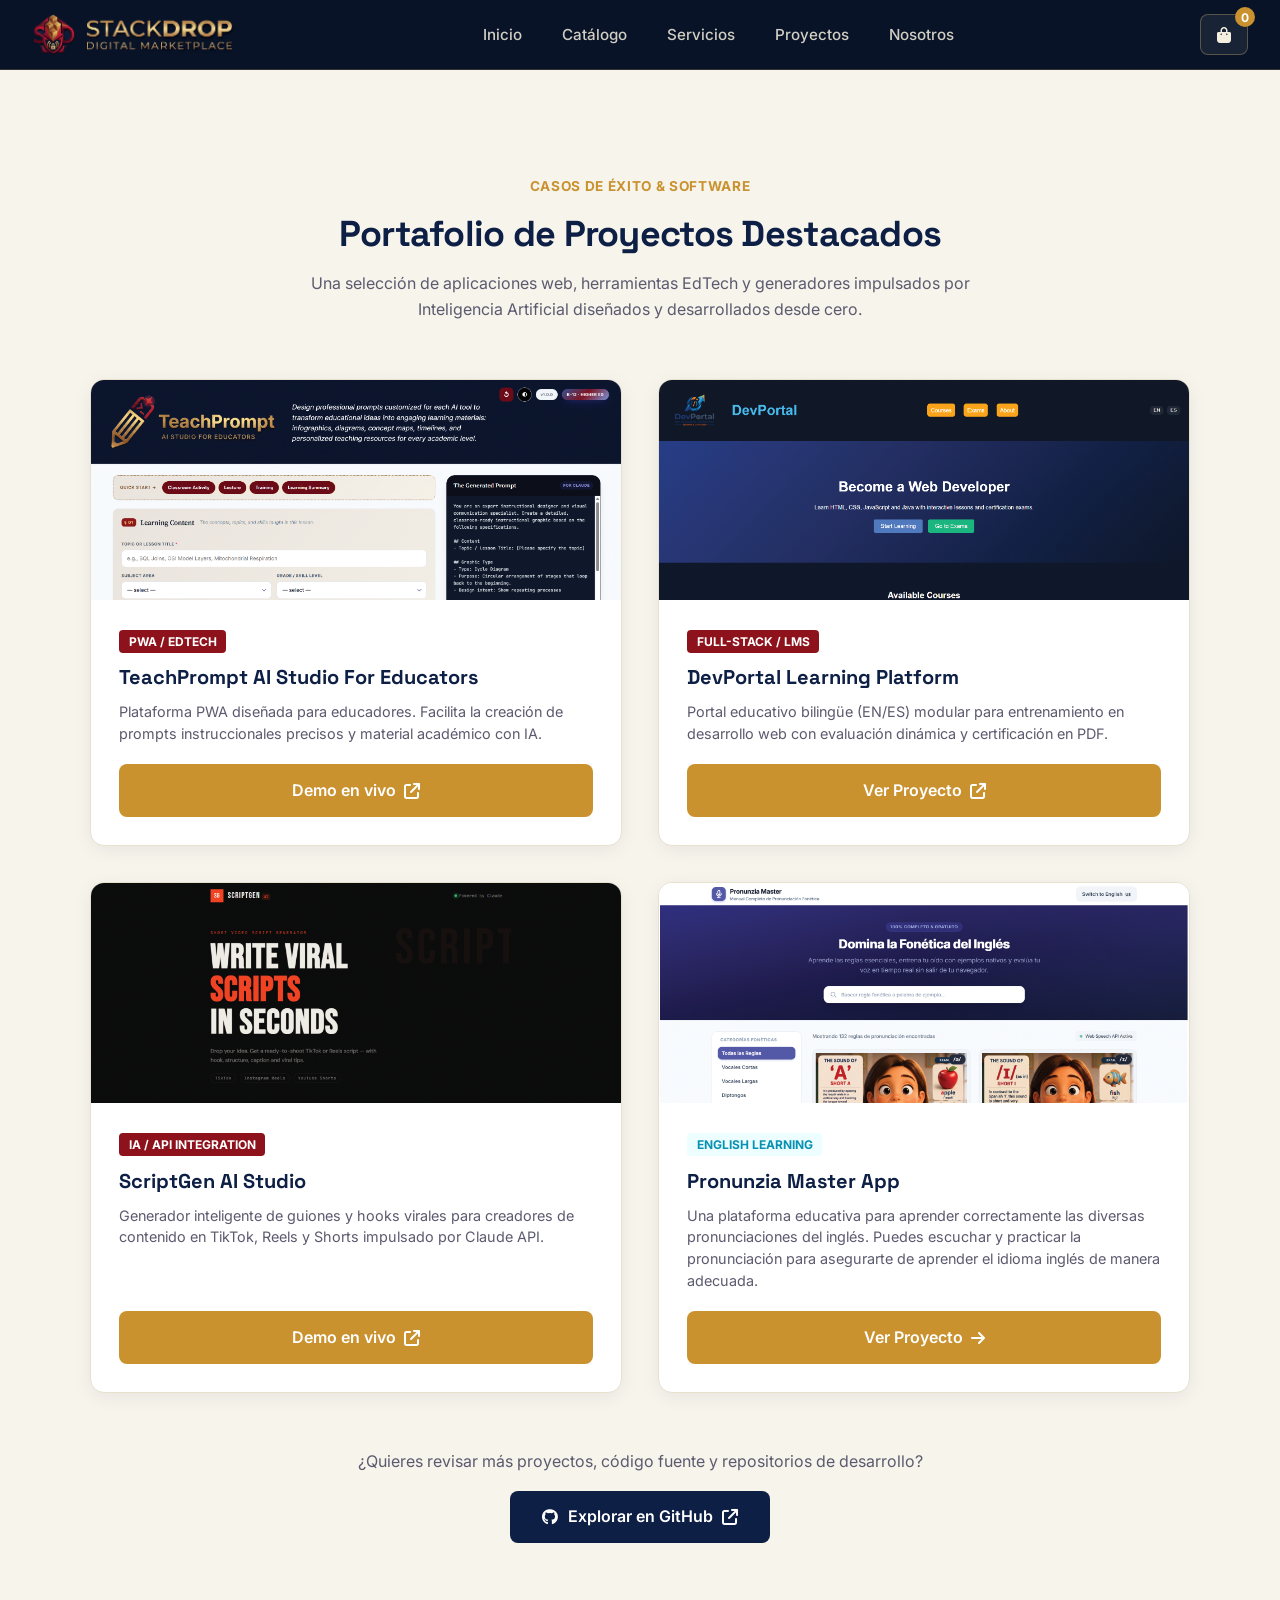
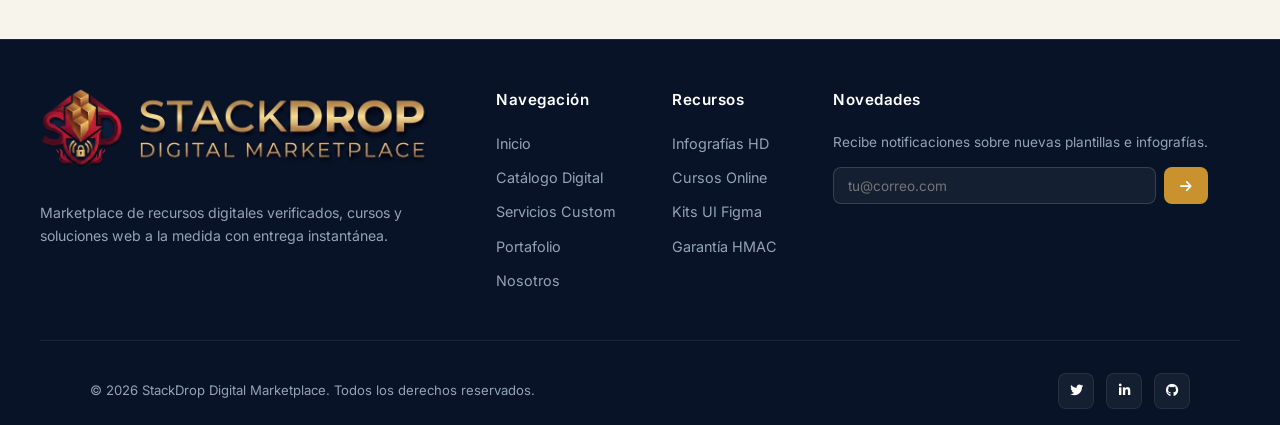
<file: proyectos.html>
<!DOCTYPE html>
<html lang="es">
	<head>
		<meta charset="UTF-8">
		<meta name="viewport" content="width=device-width, initial-scale=1.0">
		<title>Proyectos & Portafolio | StackDrop</title>
		<!-- Google Fonts & FontAwesome -->
		<link href="https://fonts.googleapis.com/css2?family=Space+Grotesk:wght@500;600;700&family=Inter:wght@300;400;500;600;700;800&family=JetBrains+Mono:wght@500;600;700&display=swap" rel="stylesheet">
		<link rel="stylesheet" href="https://cdnjs.cloudflare.com/ajax/libs/font-awesome/6.4.0/css/all.min.css">
		<link rel="icon" href="image/icon/favicon-32.png" sizes="32x32" type="image/png" />
		<link rel="apple-touch-icon" href="image/icon/apple-touch-icon.png" />
		<link rel="stylesheet" href="css/styles.css" />
		<!-- Carga diferida del script principal -->
		<script src="js/script.js" defer></script>
	</head>
	<body>

		<!-- Header Navigation -->
		<header>
			<nav>
				<div class="logo">
					<img src="image/logo1.png" alt="StackDrop">
					<img src="image/logo2.png" alt="StackDrop">
				</div>
				<ul class="nav-links" id="nav-links">
					<li><a href="index.html" class="active">Inicio</a></li>
					<li><a href="catalogo.html">Catálogo</a></li>
					<li><a href="servicios.html">Servicios</a></li>
					<li><a href="proyectos.html">Proyectos</a></li>
					<li><a href="nosotros.html">Nosotros</a></li>
				</ul>
				<div class="nav-actions">
					<button class="cart-icon-btn" onclick="toggleCart()" aria-label="Ver carrito">
						<i class="fa-solid fa-bag-shopping"></i>
						<span class="cart-count" id="cart-count">0</span>
					</button>
					<button class="nav-toggle" id="nav-toggle" onclick="toggleMobileMenu()" aria-label="Abrir menú">
						<i class="fa-solid fa-bars"></i>
					</button>
				</div>
			</nav>
		</header>

		<main style="padding-top: 5rem;">
			<!-- Portfolio Section -->
			<section id="portfolio">
    <div class="section-header">
        <span class="section-tag">Casos de Éxito & Software</span>
        <h2 class="section-title">Portafolio de Proyectos Destacados</h2>
        <p style="color: var(--text-muted); text-align: center; max-width: 700px; margin: 0.5rem auto 2.5rem;">
            Una selección de aplicaciones web, herramientas EdTech y generadores impulsados por Inteligencia Artificial diseñados y desarrollados desde cero.
        </p>
    </div>

    <!-- CUADRÍCULA 2x2 LIMPIA Y SEPARADA -->
    <div class="portfolio-grid-2x2">
        
        <!-- PROYECTO 1: TeachPrompt -->
        <div class="portfolio-card-clean">
            <div class="portfolio-img-wrapper">
                <img src="image/teachprompt.png" alt="TeachPrompt AI Teaching Toolkit">
            </div>
            <div class="portfolio-card-content">
                <div>
                    <span class="modal-badge tag-dev">PWA / EdTech</span>
                    <h3>TeachPrompt AI Studio For Educators</h3>
                    <p>Plataforma PWA diseñada para educadores. Facilita la creación de prompts instruccionales precisos y material académico con IA.</p>
                </div>
                <div>
                    <a href="https://gleimbek.github.io/TeachPrompt/" target="_blank" class="btn-primary" style="justify-content: center; width: 100%;">
                        Demo en vivo <i class="fa-solid fa-arrow-up-right-from-square"></i>
                    </a>
                </div>
            </div>
        </div>

        <!-- PROYECTO 2: DevPortal -->
        <div class="portfolio-card-clean">
            <div class="portfolio-img-wrapper">
                <img src="image/devportal.png" alt="DevPortal Learning Engine">
            </div>
            <div class="portfolio-card-content">
                <div>
                    <span class="modal-badge tag-dev">Full-Stack / LMS</span>
                    <h3>DevPortal Learning Platform</h3>
                    <p>Portal educativo bilingüe (EN/ES) modular para entrenamiento en desarrollo web con evaluación dinámica y certificación en PDF.</p>
                </div>
                <div>
                    <a href="https://gleimbek.github.io/Devportal/" target="_blank" class="btn-primary" style="justify-content: center; width: 100%;">
                        Ver Proyecto <i class="fa-solid fa-arrow-up-right-from-square"></i>
                    </a>
                </div>
            </div>
        </div>

        <!-- PROYECTO 3: ScriptGen AI -->
        <div class="portfolio-card-clean">
            <div class="portfolio-img-wrapper">
                <img src="image/scriptgen.png" alt="ScriptGen AI Generator">
            </div>
            <div class="portfolio-card-content">
                <div>
                    <span class="modal-badge tag-dev">IA / API Integration</span>
                    <h3>ScriptGen AI Studio</h3>
                    <p>Generador inteligente de guiones y hooks virales para creadores de contenido en TikTok, Reels y Shorts impulsado por Claude API.</p>
                </div>
                <div>
                    <a href="https://scriptgen-ai-zeta.vercel.app" target="_blank" class="btn-primary" style="justify-content: center; width: 100%;">
                        Demo en vivo <i class="fa-solid fa-arrow-up-right-from-square"></i>
                    </a>
                </div>
            </div>
        </div>

        <!-- PROYECTO 4: Pronunzia -->
        <div class="portfolio-card-clean">
            <div class="portfolio-img-wrapper">
                <img src="image/pronuntia.jpg" alt="Pronunzia App">
            </div>
            <div class="portfolio-card-content">
                <div>
                    <span class="modal-badge tag-nutriatlas">English Learning</span>
                    <h3>Pronunzia Master App</h3>
                    <p>Una plataforma educativa para aprender correctamente las diversas pronunciaciones del inglés. Puedes escuchar y practicar la pronunciación para asegurarte de aprender el idioma inglés de manera adecuada.</p>
                </div>
                <div>
                    <a href="https://gleimbek.github.io/Pronunzia-Master/" class="btn-primary" style="justify-content: center; width: 100%;" target="_blank">
                        Ver Proyecto <i class="fa-solid fa-arrow-right"></i>
                    </a>
                </div>
            </div>
        </div>

    </div>
    
    <!-- ENLACE A GITHUB -->
    <div style="text-align: center; margin-top: 3.5rem;">
        <p style="color: var(--text-muted); margin-bottom: 1rem;">¿Quieres revisar más proyectos, código fuente y repositorios de desarrollo?</p>
        <a href="https://github.com/gleimbek" target="_blank" class="btn-secondary" style="display: inline-flex; align-items: center; gap: 0.6rem; padding: 0.85rem 2rem; font-size: 1rem; background: #0d1f45; color: #ffffff; border: none;">
            <i class="fa-brands fa-github"></i> Explorar en GitHub <i class="fa-solid fa-arrow-up-right-from-square"></i>
        </a>
    </div>
</section>
		</main>

		<!-- CART & CHECKOUT MODAL (Compatibilidad con script.js) -->
		<div class="cart-modal" id="cart-modal">
			<div class="cart-header">
				<h3 id="cart-title">Tu Pedido</h3>
				<button onclick="toggleCart()" style="background:none; border:none; font-size: 1.5rem; cursor:pointer;" aria-label="Cerrar carrito">&times;</button>
			</div>

			<div id="cart-step-items" style="display: flex; flex-direction: column; flex-grow: 1;">
				<div class="cart-items" id="cart-items"></div>
				<div class="cart-total-container">
					<div style="display:flex; justify-content:space-between; font-weight:700; font-size: 1.2rem;">
						<span>Total:</span>
						<span>$<span id="cart-total">0.00</span></span>
					</div>
					<button class="btn-primary" style="width: 100%; margin-top: 1rem; justify-content: center;" onclick="goToCheckout()">
						Proceder al Pago <i class="fa-solid fa-arrow-right"></i>
					</button>
				</div>
			</div>

			<div id="cart-step-checkout" style="display: none; flex-direction: column; flex-grow: 1;">
				<button class="btn-back" onclick="backToCart()">
					<i class="fa-solid fa-arrow-left"></i> Volver a la lista
				</button>
				
				<form id="checkout-form" onsubmit="processPayment(event)" style="display: flex; flex-direction: column; gap: 0.85rem; flex-grow: 1; margin-top: 0.5rem;">
					<div class="form-group">
						<label for="buyer-name">Nombre completo</label>
						<input type="text" id="buyer-name" required placeholder="Ej. Germán Ramírez" class="form-input">
					</div>

					<div class="form-group">
						<label for="buyer-email">Correo para recibir descargas</label>
						<input type="email" id="buyer-email" required placeholder="correo@ejemplo.com" class="form-input">
					</div>

					<div class="form-group">
						<label for="card-number">Tarjeta de Crédito / Débito</label>
						<div class="input-icon-wrapper">
							<input type="text" id="card-number" required placeholder="4000 0000 0000 0000" maxlength="19" class="form-input">
							<i class="fa-solid fa-credit-card input-icon"></i>
						</div>
					</div>

					<div style="display: grid; grid-template-columns: 1fr 1fr; gap: 0.8rem;">
						<div class="form-group">
							<label for="card-exp">Exp. (MM/AA)</label>
							<input type="text" id="card-exp" required placeholder="12/28" maxlength="5" class="form-input">
						</div>
						<div class="form-group">
							<label for="card-cvc">CVC</label>
							<input type="text" id="card-cvc" required placeholder="123" maxlength="4" class="form-input">
						</div>
					</div>

					<div class="checkout-summary">
						<span>Total a pagar:</span>
						<strong id="checkout-total">$0.00</strong>
					</div>

					<button type="submit" class="btn-primary" id="btn-pay" style="width: 100%; justify-content: center; margin-top: auto;">
						<i class="fa-solid fa-lock"></i> Pagar y Descargar
					</button>
				</form>
			</div>
		</div>

		<!-- Footer -->
		<!-- FOOTER MODERNO -->
		<footer>
			<div class="footer-container">
				<!-- Columna 1: Marca & Descripción -->
				<div class="footer-brand">
					<div class="logo">
						<a href="index.html" style="display: flex; align-items: center; gap: 0.75rem; margin-bottom: 1rem;">
							<img src="image/logo1.png" alt="StackDrop" style="height: 82px; width: auto;">
							<img src="image/logo2.png" alt="StackDrop" style="height: 82px; width: auto;">
						</a>
					</div>
					<p>Marketplace de recursos digitales verificados, cursos y soluciones web a la medida con entrega instantánea.</p>
				</div>

				<!-- Columna 2: Navegación -->
				<div class="footer-col">
					<h4>Navegación</h4>
					<ul>
						<li><a href="index.html">Inicio</a></li>
						<li><a href="catalogo.html">Catálogo Digital</a></li>
						<li><a href="servicios.html">Servicios Custom</a></li>
						<li><a href="proyectos.html">Portafolio</a></li>
						<li><a href="nosotros.html">Nosotros</a></li>
					</ul>
				</div>

				<!-- Columna 3: Categorías -->
				<div class="footer-col">
					<h4>Recursos</h4>
					<ul>
						<li><a href="catalogo.html">Infografías HD</a></li>
						<li><a href="catalogo.html">Cursos Online</a></li>
						<li><a href="catalogo.html">Kits UI Figma</a></li>
						<li><a href="nosotros.html">Garantía HMAC</a></li>
					</ul>
				</div>

				<!-- Columna 4: Novedades / Newsletter -->
				<div class="footer-col footer-newsletter">
					<h4>Novedades</h4>
					<p>Recibe notificaciones sobre nuevas plantillas e infografías.</p>
					<form class="newsletter-form" onsubmit="submitNewsletter(event)">
						<input type="email" id="newsletter-email" placeholder="tu@correo.com" required>
						<button type="submit" id="btn-newsletter" aria-label="Suscribirse">
							<i class="fa-solid fa-arrow-right"></i>
						</button>
					</form>
				</div>
			</div>

			<!-- Barra Inferior de Derechos y Redes -->
			<div class="footer-bottom">
				<div class="copyright">&copy; 2026 StackDrop Digital Marketplace. Todos los derechos reservados.</div>
				<div class="social-links">
					<a href="#" class="social-icon" aria-label="Twitter"><i class="fa-brands fa-twitter"></i></a>
					<a href="#" class="social-icon" aria-label="LinkedIn"><i class="fa-brands fa-linkedin-in"></i></a>
					<a href="https://github.com/gleimbek" target="_blank" class="social-icon" aria-label="GitHub"><i class="fa-brands fa-github"></i></a>
				</div>
			</div>
		</footer>

		<div class="toast-stack" id="toast-stack"></div>
	</body>
</html>
</file>
<file: css/styles.css>
:root {
	--bg-main: #f7f4ec;
	--bg-dark: #0a1633;
	--navy-deep: #0d1f45;
	--primary: #c9922f;
	--primary-hover: #a8761f;
	--gold-light: #e8c374;
	--accent: #a8202f;
	--accent-deep: #7a1620;
	--text-dark: #14131f;
	--text-muted: #5c5a6e;
	--text-light: #f5efe0;
	--border-color: #e7e0cd;
	--card-shadow: 0 4px 20px -2px rgba(10, 22, 51, 0.08);
	--card-shadow-hover: 0 12px 30px -4px rgba(201, 146, 47, 0.22);
	--font-display: 'Space Grotesk', sans-serif;
	--font-mono: 'JetBrains Mono', monospace;
}

* {
	margin: 0;
	padding: 0;
	box-sizing: border-box;
	font-family: 'Inter', sans-serif;
	scroll-behavior: smooth;
}

h1, h2, h3, .logo, .card-title, .modal-title {
	font-family: var(--font-display);
}

.price, .modal-price, .specs-table, .metric-number {
	font-family: var(--font-mono);
}

body {
	background-color: var(--bg-main);
	color: var(--text-dark);
	line-height: 1.6;
}

/* --- Header & Navigation --- */
header {
	position: fixed;
	top: 0;
	width: 100%;
	z-index: 1000;
	background: #081327;
	backdrop-filter: blur(10px);
	border-bottom: 1px solid rgba(232, 195, 116, 0.18);
}

nav {
	max-width: 1280px;
	margin: 0 auto;
	display: flex;
	justify-content: space-between;
	align-items: center;
	padding: 0.85rem 2rem;
	position: relative;
}

.logo {
	display: flex;
	align-items: center;
	gap: 0.6rem;
	color: var(--text-light);
	font-weight: 700;
	font-size: 1.15rem;
}

.logo img {
	height: 42px;
	width: auto;
	display: block;
}

.nav-links {
	display: flex;
	gap: 2.5rem;
	list-style: none;
}
	
.nav-links a {
	color: var(--text-light);
	opacity: 0.85;
	text-decoration: none;
	font-weight: 500;
	font-size: 0.95rem;
	transition: all 0.2s;
}

.nav-links a:hover {
	color: var(--primary);
	opacity: 1;
}

.nav-actions {
	display: flex;
	align-items: center;
	gap: 1rem;
}

.nav-toggle {
	display: none;
	background: none;
	border: none;
	color: var(--text-light);
	font-size: 1.4rem;
	cursor: pointer;
	padding: 0.3rem 0.5rem;
}

.cart-icon-btn {
	position: relative;
	background: rgba(255, 255, 255, 0.07);
	border: 1px solid rgba(232, 195, 116, 0.3);
	color: var(--text-light);
	padding: 0.6rem 1rem;
	border-radius: 8px;
	cursor: pointer;
	font-size: 1rem;
	transition: all 0.2s;
}

.cart-icon-btn:hover {
	background: rgba(255, 255, 255, 0.14);
}

.cart-count {
	position: absolute;
	top: -8px;
	right: -8px;
	background: var(--primary);
	color: white;
	font-size: 0.75rem;
	font-weight: 700;
	border-radius: 50%;
	width: 20px;
	height: 20px;
	display: flex;
	align-items: center;
	justify-content: center;
}

/* --- Hero Section --- */
.hero {
	background: radial-gradient(1100px 550px at 88% -10%, rgba(168, 32, 47, 0.28), transparent),
				linear-gradient(135deg, #0a1633 0%, #0d1f45 55%, #0a1226 100%);
	color: var(--text-light);
	padding: 9rem 2rem 6rem;
	position: relative;
	overflow: hidden;
}

.hero-container {
	max-width: 1280px;
	margin: 0 auto;
	display: grid;
	grid-template-columns: 1.2fr 0.8fr;
	gap: 4rem;
	align-items: center;
}

.hero-badge {
	display: inline-flex;
	align-items: center;
	gap: 0.5rem;
	background: rgba(232, 195, 116, 0.12);
	border: 1px solid rgba(232, 195, 116, 0.3);
	color: var(--gold-light);
	padding: 0.4rem 1rem;
	border-radius: 50px;
	font-size: 0.85rem;
	font-weight: 600;
	margin-bottom: 1.5rem;
}

.hero h1 {
	font-family: var(--font-display);
	font-size: 3.2rem;
	font-weight: 700;
	line-height: 1.15;
	letter-spacing: -0.02em;
	margin-bottom: 1.5rem;
}

.hero h1 span {
	color: var(--gold-light);
}

.hero p {
	font-size: 1.15rem;
	color: #c7cbdc;
	margin-bottom: 2.5rem;
}

.hero-cta-group {
	display: flex;
	gap: 1rem;
	align-items: center;
	flex-wrap: wrap;
}

.btn-primary {
	background: var(--primary);
	color: white;
	padding: 0.85rem 1.8rem;
	border-radius: 8px;
	font-weight: 600;
	text-decoration: none;
	display: inline-flex;
	align-items: center;
	gap: 0.5rem;
	transition: background 0.2s, transform 0.2s;
	border: none;
	cursor: pointer;
}

.btn-primary:hover {
	background: var(--primary-hover);
	transform: translateY(-2px);
}

.btn-secondary {
	background: transparent;
	color: var(--text-light);
	border: 1px solid rgba(232, 195, 116, 0.4);
	padding: 0.85rem 1.8rem;
	border-radius: 8px;
	font-weight: 600;
	text-decoration: none;
	transition: all 0.2s;
}

.btn-secondary:hover {
	background: rgba(232, 195, 116, 0.08);
	border-color: rgba(232, 195, 116, 0.7);
}

.hero-preview-card {
	position: relative;
	height: 380px;
}

.stack-visual {
	position: relative;
	width: 100%;
	height: 100%;
}

.stack-layer {
	position: absolute;
	left: 50%;
	width: 78%;
	display: flex;
	align-items: center;
	gap: 0.9rem;
	padding: 1.1rem 1.3rem;
	border-radius: 14px;
	background: rgba(245, 239, 224, 0.06);
	border: 1px solid rgba(232, 195, 116, 0.25);
	backdrop-filter: blur(10px);
	box-shadow: 0 20px 40px -14px rgba(0, 0, 0, 0.45);
	color: var(--text-light);
	font-weight: 600;
	font-size: 0.95rem;
	animation: floatLayer 5s ease-in-out infinite;
}

.stack-layer i {
	width: 38px;
	height: 38px;
	flex-shrink: 0;
	border-radius: 9px;
	display: flex;
	align-items: center;
	justify-content: center;
	font-size: 1rem;
	background: linear-gradient(135deg, var(--gold-light), var(--primary));
	color: #2a1a05;
}

.stack-layer .stack-sub {
	display: block;
	font-weight: 500;
	font-size: 0.78rem;
	color: #b9bdd2;
	margin-top: 0.15rem;
}

.layer-1 { top: 14%;  transform: translateX(-58%) rotate(-2deg); z-index: 3; animation-delay: 0s; }
.layer-2 { top: 38%;  transform: translateX(-42%) rotate(1.5deg); z-index: 2; animation-delay: 0.6s; }
.layer-3 { top: 62%;  transform: translateX(-52%) rotate(-1deg); z-index: 1; animation-delay: 1.2s; }

@keyframes floatLayer {
	0%, 100% { margin-top: 0; }
	50% { margin-top: -10px; }
}

.stack-lock {
	position: absolute;
	bottom: -6px;
	left: 50%;
	transform: translateX(-50%);
	width: 64px;
	height: 64px;
	border-radius: 50%;
	background: linear-gradient(135deg, var(--accent), var(--accent-deep));
	display: flex;
	align-items: center;
	justify-content: center;
	font-size: 1.3rem;
	color: var(--gold-light);
	box-shadow: 0 0 0 8px rgba(168, 32, 47, 0.14), 0 15px 30px -8px rgba(0,0,0,0.5);
	z-index: 4;
}

.stack-lock::before, .stack-lock::after {
	content: '';
	position: absolute;
	border: 1px solid rgba(232, 195, 116, 0.45);
	border-radius: 50%;
	animation: pulseRing 2.4s ease-out infinite;
}

.stack-lock::before { width: 100%; height: 100%; }
.stack-lock::after { width: 100%; height: 100%; animation-delay: 1.2s; }

@keyframes pulseRing {
	0% { transform: scale(1); opacity: 0.6; }
	100% { transform: scale(1.9); opacity: 0; }
}

/* --- Trust / Metric Bar --- */
.trust-bar {
	background: #ffffff;
	border-bottom: 1px solid var(--border-color);
	padding: 2.5rem 2rem;
}

.trust-container {
	max-width: 1280px;
	margin: 0 auto;
	display: grid;
	grid-template-columns: repeat(4, 1fr);
	gap: 2rem;
	text-align: center;
}

.metric-number {
	font-size: 2rem;
	font-weight: 800;
	color: var(--navy-deep);
}

.metric-label {
	font-size: 0.9rem;
	color: var(--text-muted);
	font-weight: 500;
}

/* --- Main Content Sections --- */
#tienda {
	background: var(--bg-main);
}

section {
	padding: 6rem 2rem;
	max-width: 1280px;
	margin: 0 auto;
}

.section-header {
	text-align: center;
	max-width: 700px;
	margin: 0 auto 3.5rem;
}

.section-tag {
	color: var(--primary);
	font-weight: 700;
	font-size: 0.85rem;
	text-transform: uppercase;
	letter-spacing: 0.05em;
	margin-bottom: 0.5rem;
	display: block;
}

.section-title {
	font-size: 2.25rem;
	font-weight: 800;
	color: var(--navy-deep);
	letter-spacing: -0.02em;
}

/* --- Filter Pills --- */
.filter-buttons {
	display: flex;
	justify-content: center;
	gap: 0.75rem;
	margin-bottom: 3rem;
	flex-wrap: wrap;
}

.filter-btn {
	background: #ffffff;
	border: 1px solid var(--border-color);
	color: var(--text-muted);
	padding: 0.5rem 1.25rem;
	border-radius: 6px;
	cursor: pointer;
	font-weight: 600;
	font-size: 0.9rem;
	transition: all 0.2s;
}

.filter-btn.active, .filter-btn:hover {
	background: var(--navy-deep);
	color: white;
	border-color: var(--navy-deep);
}

/* --- Product Grid --- */
.products-grid {
	display: grid;
	grid-template-columns: repeat(auto-fit, minmax(280px, 1fr));
	gap: 2rem;
}

.card {
	background: #ffffff;
	border: 1px solid var(--border-color);
	border-radius: 12px;
	overflow: hidden;
	box-shadow: var(--card-shadow);
	transition: all 0.3s ease;
	display: flex;
	flex-direction: column;
}

.card:hover {
	transform: translateY(-4px);
	box-shadow: var(--card-shadow-hover);
	border-color: #cbd5e1;
}

.card-img-wrapper {
	position: relative;
	cursor: pointer;
	overflow: hidden;
}

.card-img {
	width: 100%;
	height: 200px;
	object-fit: cover;
	transition: transform 0.3s ease;
}

.card-img-wrapper:hover .card-img {
	transform: scale(1.05);
}

.card-img-overlay {
	position: absolute;
	inset: 0;
	background: rgba(11, 19, 43, 0.4);
	display: flex;
	align-items: center;
	justify-content: center;
	opacity: 0;
	transition: opacity 0.2s ease;
	color: white;
	font-weight: 600;
	font-size: 0.9rem;
	gap: 0.5rem;
}

.card-img-wrapper:hover .card-img-overlay {
	opacity: 1;
}

.card-body {
	padding: 1.5rem;
	display: flex;
	flex-direction: column;
	flex-grow: 1;
}

.card-tag {
	align-self: flex-start;
	padding: 0.25rem 0.6rem;
	border-radius: 4px;
	font-size: 0.75rem;
	font-weight: 700;
	text-transform: uppercase;
	margin-bottom: 0.75rem;
	background: #faf0da;
	color: var(--primary-hover);
}

.card-tag.tag-nutriatlas {
	background: #f7e2e2;
	color: var(--accent);
}

.card-title {
	font-size: 1.2rem;
	font-weight: 700;
	color: var(--navy-deep);
	margin-bottom: 0.5rem;
	cursor: pointer;
}

.card-title:hover {
	color: var(--primary);
}

.card-desc {
	color: var(--text-muted);
	font-size: 0.925rem;
	margin-bottom: 1.5rem;
	flex-grow: 1;
}

.card-footer {
	display: flex;
	justify-content: space-between;
	align-items: center;
	padding-top: 1rem;
	border-top: 1px solid #f1f5f9;
}

/* Badge personalizado para Desarrollo Web */
.card-tag.tag-dev,
.modal-badge.tag-dev {
	background-color: #8e121c !important;
	color: #ffffff !important;
}

.price {
	font-size: 1.35rem;
	font-weight: 800;
	color: var(--navy-deep);
}

.btn-buy {
	background: var(--navy-deep);
	color: white;
	border: none;
	padding: 0.6rem 1.1rem;
	border-radius: 6px;
	cursor: pointer;
	font-weight: 600;
	font-size: 0.875rem;
	transition: background 0.2s;
}

.btn-buy:hover {
	background: var(--primary);
}

/* --- PRODUCT MODAL --- */
.product-modal-backdrop {
	position: fixed;
	inset: 0;
	background: rgba(15, 23, 42, 0.75);
	backdrop-filter: blur(4px);
	z-index: 3000;
	display: none;
	align-items: center;
	justify-content: center;
	padding: 1.5rem;
}

.product-modal-backdrop.active {
	display: flex;
}

.product-modal {
	background: #ffffff;
	width: 100%;
	max-width: 1050px;
	max-height: 90vh;
	border-radius: 16px;
	overflow-y: auto;
	position: relative;
	box-shadow: 0 25px 50px -12px rgba(0, 0, 0, 0.25);
	display: grid;
	grid-template-columns: 1fr 1fr;
	gap: 2.5rem;
	padding: 2.5rem;
}

.modal-close-btn {
	position: absolute;
	top: 1.25rem;
	right: 1.25rem;
	background: #f1f5f9;
	border: none;
	width: 38px;
	height: 38px;
	border-radius: 50%;
	cursor: pointer;
	font-size: 1.2rem;
	color: var(--text-muted);
	display: flex;
	align-items: center;
	justify-content: center;
	transition: all 0.2s;
	z-index: 10;
}

.modal-close-btn:hover {
	background: #e2e8f0;
	color: var(--text-dark);
}

.modal-gallery {
	display: flex;
	flex-direction: column;
	gap: 1rem;
}

.main-image-container {
	width: 100%;
	height: 340px;
	border-radius: 12px;
	overflow: hidden;
	border: 1px solid var(--border-color);
	background: #f8fafc;
}

.main-image-container img {
	width: 100%;
	height: 100%;
	object-fit: cover;
}

.thumbnail-list {
	display: flex;
	gap: 0.75rem;
	overflow-x: auto;
	padding-bottom: 0.5rem;
}

.thumbnail-item {
	width: 75px;
	height: 75px;
	border-radius: 8px;
	overflow: hidden;
	border: 2px solid var(--border-color);
	cursor: pointer;
	flex-shrink: 0;
	opacity: 0.7;
	transition: all 0.2s;
}

.thumbnail-item.active, .thumbnail-item:hover {
	border-color: var(--primary);
	opacity: 1;
}

.thumbnail-item img {
	width: 100%;
	height: 100%;
	object-fit: cover;
}

.modal-info {
	display: flex;
	flex-direction: column;
}

.modal-badge {
	align-self: flex-start;
	padding: 0.25rem 0.6rem;
	border-radius: 4px;
	font-size: 0.75rem;
	font-weight: 700;
	text-transform: uppercase;
	background: #ecfdf5;
	color: var(--primary);
	margin-bottom: 0.75rem;
}

.modal-badge.tag-nutriatlas {
	background: #ecfeff;
	color: #0891b2;
}

.modal-title {
	font-size: 1.75rem;
	font-weight: 800;
	color: var(--navy-deep);
	line-height: 1.25;
	margin-bottom: 0.5rem;
}

.modal-price-row {
	display: flex;
	align-items: baseline;
	gap: 1rem;
	margin-bottom: 1.25rem;
	padding-bottom: 1rem;
	border-bottom: 1px solid var(--border-color);
}

.modal-price {
	font-size: 2rem;
	font-weight: 800;
	color: var(--navy-deep);
}

.modal-guarantee {
	font-size: 0.85rem;
	color: #16a34a;
	font-weight: 600;
	display: flex;
	align-items: center;
	gap: 0.3rem;
}

/* AL FINAL DE css/styles.css */

.service-card {
    display: flex;
    flex-direction: column;
    padding: 0; /* Quita el padding exterior para que la imagen llegue a los bordes */
    overflow: hidden;
    border-radius: 12px;
    background: #ffffff;
    border: 1px solid var(--border-color);
    box-shadow: var(--card-shadow);
    transition: transform 0.3s ease, box-shadow 0.3s ease;
}

.service-card:hover {
    transform: translateY(-4px);
    box-shadow: 0 12px 24px rgba(0, 0, 0, 0.08);
}

.service-img-wrapper {
    width: 100%;
    height: 180px;
    overflow: hidden;
    position: relative;
}

.service-img {
    width: 100%;
    height: 100%;
    object-fit: cover;
    transition: transform 0.4s ease;
}

.service-card:hover .service-img {
    transform: scale(1.06);
}

.service-content {
    padding: 1.5rem;
    display: flex;
    flex-direction: column;
    flex-grow: 1;
    justify-content: space-between;
}

.service-features {
    list-style: none;
    padding: 0;
    margin: 1rem 0 1.5rem 0;
    display: flex;
    flex-direction: column;
    gap: 0.5rem;
    font-size: 0.88rem;
}

.service-features li i {
    color: var(--primary);
    margin-right: 0.5rem;
}



/* --- Visual Previews en Modal de Servicios --- */
.service-preview-container {
	margin: 1rem 0 1.25rem;
	border-radius: 10px;
	overflow: hidden;
	border: 1px solid var(--border-color);
	background: #081327;
	color: #ffffff;
}

.service-preview-card {
	padding: 1rem;
	font-size: 0.85rem;
}

.mock-browser-bar {
	display: flex;
	align-items: center;
	gap: 0.4rem;
	background: rgba(255, 255, 255, 0.08);
	padding: 0.4rem 0.75rem;
	border-radius: 6px;
	margin-bottom: 0.75rem;
}

.mock-browser-bar .dot {
	width: 8px;
	height: 8px;
	border-radius: 50%;
}

.mock-browser-bar .red { background: #ef4444; }
.mock-browser-bar .yellow { background: #f59e0b; }
.mock-browser-bar .green { background: #10b981; }

.mock-url {
	margin-left: 0.5rem;
	font-family: var(--font-mono);
	font-size: 0.75rem;
	color: rgba(255, 255, 255, 0.6);
}

.mock-metrics {
	display: flex;
	gap: 0.5rem;
	flex-wrap: wrap;
	margin-bottom: 0.75rem;
}

.metric-chip {
	background: rgba(16, 185, 129, 0.15);
	border: 1px solid rgba(16, 185, 129, 0.4);
	color: #34d399;
	padding: 0.25rem 0.6rem;
	border-radius: 20px;
	font-size: 0.75rem;
	font-weight: 600;
}

.mock-tech-stack {
	display: flex;
	gap: 0.4rem;
}

.mock-tech-stack span {
	background: rgba(255, 255, 255, 0.1);
	padding: 0.2rem 0.5rem;
	border-radius: 4px;
	font-family: var(--font-mono);
	font-size: 0.72rem;
}

/* Estilos de preview para Chatbot, UI e Infografía */
.mock-chat-window { 
	display: flex; 
	flex-direction: column; 
	gap: 0.5rem; 
}

.chat-bubble { 
	padding: 0.4rem 0.75rem; 
	border-radius: 8px; 
	font-size: 0.8rem; 
	max-width: 85%; 
}

.chat-bubble.bot { 
	background: rgba(232, 195, 116, 0.2); 
	color: var(--gold-light); 
	align-self: flex-start; 
}

.chat-bubble.user { 
	background: var(--primary); 
	color: #fff; 
	align-self: flex-end; 
}

.mock-ui-kit { 
	display: flex; 
	justify-content: space-between; 
	align-items: center; 
}

.ui-color-swatch span { 
	display: inline-block; 
	width: 22px; 
	height: 22px; 
	border-radius: 50%; 
	margin-right: 4px; 
}

.btn-demo-primary { 
	background: var(--primary); 
	color: white; 
	border: none; 
	padding: 0.3rem 0.75rem; 
	border-radius: 4px; 
	font-size: 0.75rem; 
}

.btn-demo-sec { 
	background: transparent; 
	border: 1px solid #fff; 
	color: white; 
	padding: 0.3rem 0.75rem; 
	border-radius: 4px; 
	font-size: 0.75rem; 
}

.mock-vector-preview { 
	text-align: center; 
	padding: 0.5rem; 
	color: var(--gold-light); 
	font-weight: 600; 
}

.specs-title {
	font-size: 1rem;
	font-weight: 700;
	color: var(--navy-deep);
	margin-bottom: 0.75rem;
	display: flex;
	align-items: center;
	gap: 0.5rem;
}

.specs-table {
	width: 100%;
	border-collapse: collapse;
	margin-bottom: 1.5rem;
	font-size: 0.875rem;
}

.specs-table tr {
	border-bottom: 1px solid #f1f5f9;
}

.specs-table tr:nth-child(even) {
	background-color: #f8fafc;
}

.specs-table td {
	padding: 0.6rem 0.75rem;
}

.specs-table td.spec-label {
	font-weight: 600;
	color: var(--text-muted);
	width: 40%;
}

.specs-table td.spec-value {
	color: var(--text-dark);
	font-weight: 500;
}

.modal-features {
	margin-bottom: 1.5rem;
}

.modal-features h4 {
	font-size: 0.95rem;
	font-weight: 700;
	color: var(--navy-deep);
	margin-bottom: 0.5rem;
}

.modal-features ul {
	padding-left: 1.2rem;
	font-size: 0.875rem;
	color: var(--text-muted);
}

.modal-features li {
	margin-bottom: 0.35rem;
}

.modal-actions {
	margin-top: auto;
	display: flex;
	gap: 1rem;
}


/* --- Mockup de Infografía Técnica HD --- */
.mock-infographic {
	background: #0f172a;
	border-radius: 10px;
	padding: 1.2rem;
	color: #e2e8f0;
	font-size: 0.82rem;
}

.info-header {
	display: flex;
	justify-content: space-between;
	align-items: center;
	border-bottom: 1px solid rgba(255, 255, 255, 0.15);
	padding-bottom: 0.6rem;
	margin-bottom: 0.85rem;
}

.info-logo {
	font-weight: 800;
	color: #f97316;
	display: flex;
	align-items: center;
	gap: 0.5rem;
	font-size: 0.95rem;
}

.info-badge-hd {
	background: rgba(249, 115, 22, 0.15);
	border: 1px solid rgba(249, 115, 22, 0.4);
	color: #fb923c;
	padding: 0.2rem 0.6rem;
	border-radius: 4px;
	font-size: 0.75rem;
	font-weight: 700;
}

.info-grid {
	display: grid;
	grid-template-columns: 1fr 1fr;
	gap: 0.8rem;
	margin-bottom: 0.85rem;
}

.info-box {
	background: rgba(255, 255, 255, 0.04);
	border: 1px solid rgba(255, 255, 255, 0.1);
	border-radius: 8px;
	padding: 0.75rem;
}

.info-box-title {
	font-weight: 700;
	color: var(--gold-light);
	margin-bottom: 0.6rem;
	font-size: 0.78rem;
	display: flex;
	align-items: center;
	gap: 0.4rem;
}

.info-flow-step {
	display: flex;
	align-items: center;
	justify-content: space-between;
	background: rgba(0, 0, 0, 0.25);
	padding: 0.5rem;
	border-radius: 6px;
	font-size: 0.75rem;
	color: #cbd5e1;
}

.code-vs-output {
	display: grid;
	grid-template-columns: 1fr 1fr;
	gap: 0.5rem;
}

.mini-code {
	background: #020617;
	border: 1px solid rgba(255, 255, 255, 0.1);
	padding: 0.4rem;
	border-radius: 4px;
	font-family: var(--font-mono);
	font-size: 0.68rem;
	color: #38bdf8;
}

.mini-output {
	background: #ffffff;
	color: #0f172a;
	padding: 0.4rem;
	border-radius: 4px;
	font-size: 0.7rem;
	display: flex;
	flex-direction: column;
	gap: 0.3rem;
}

.mini-img-placeholder {
	height: 24px;
	background: #cbd5e1;
	border-radius: 2px;
}

.info-footer {
	display: flex;
	justify-content: space-between;
	align-items: center;
	border-top: 1px solid rgba(255, 255, 255, 0.15);
	padding-top: 0.6rem;
	font-size: 0.75rem;
	color: #94a3b8;
}

@media (max-width: 600px) {
	.info-grid { grid-template-columns: 1fr; }
}


/* --- Services Section --- */
.services-bg {
	background: #ffffff;
	border-top: 1px solid var(--border-color);
	border-bottom: 1px solid var(--border-color);
}

.services-grid {
	display: grid;
	grid-template-columns: repeat(auto-fit, minmax(280px, 1fr));
	gap: 2rem;
}

.service-card {
	background: var(--bg-main);
	padding: 2.5rem 2rem;
	border-radius: 12px;
	border: 1px solid var(--border-color);
	transition: transform 0.2s;
}

.service-card:hover {
	transform: translateY(-3px);
}

.service-icon {
	font-size: 1.8rem;
	color: var(--gold-light);
	background: #081327;
	width: 55px;
	height: 55px;
	border-radius: 10px;
	display: flex;
	align-items: center;
	justify-content: center;
	margin-bottom: 1.25rem;
}

.service-card h3 {
	font-size: 1.25rem;
	color: var(--navy-deep);
	margin-bottom: 0.5rem;
}

.service-card button{
	color: #8e121c;
	background: #c99c1e;
}

.service-card p {
	color: var(--text-muted);
	font-size: 0.95rem;
}

/* --- Portfolio Section --- */
.portfolio-grid {
	display: grid;
	grid-template-columns: repeat(auto-fit, minmax(280px, 1fr));
	gap: 2rem;
}

.portfolio-item {
	position: relative;
	border-radius: 12px;
	overflow: hidden;
	height: 260px;
	box-shadow: var(--card-shadow);
}

.portfolio-item img {
	width: 100%;
	height: 100%;
	object-fit: cover;
	transition: transform 0.4s ease;
}

.portfolio-overlay {
	position: absolute;
	inset: 0;
	background: rgba(11, 19, 43, 0.9);
	color: white;
	display: flex;
	flex-direction: column;
	justify-content: center;
	align-items: center;
	padding: 1.5rem;
	opacity: 0;
	transition: opacity 0.3s;
	text-align: center;
}

.portfolio-item:hover img {
	transform: scale(1.05);
}

.portfolio-item:hover .portfolio-overlay {
	opacity: 1;
}


/* --- About Section --- */
.about-container {
	display: grid;
	grid-template-columns: 1fr 1fr;
	gap: 4rem;
	align-items: center;
}

.about-text h2 {
	font-size: 2.25rem;
	font-weight: 800;
	color: var(--navy-deep);
	margin-bottom: 1rem;
}

.about-text p {
	color: var(--text-muted);
	margin-bottom: 1.5rem;
}

/* --- Cart Modal & Item Cards --- */
.cart-modal {
	position: fixed;
	top: 0;
	right: -100%;
	width: 420px;
	max-width: 100%;
	height: 100%;
	background: #ffffff;
	box-shadow: -10px 0 30px rgba(0, 0, 0, 0.15);
	z-index: 2000;
	transition: right 0.3s ease;
	padding: 2rem;
	display: flex;
	flex-direction: column;
}

.cart-modal.open {
	right: 0;
}

.cart-header {
	display: flex;
	justify-content: space-between;
	align-items: center;
	padding-bottom: 1rem;
	border-bottom: 1px solid var(--border-color);
}

.cart-items {
	flex-grow: 1;
	overflow-y: auto;
	padding: 1rem 0;
}

/* ESTILOS DE ELEMENTOS DEL CARRITO CON IMAGEN Y DESCRIPCIÓN */
.cart-item {
	display: flex;
	align-items: center;
	gap: 0.85rem;
	padding: 0.85rem 0;
	border-bottom: 1px solid #f1f5f9;
}

.cart-item-img {
	width: 60px;
	height: 60px;
	object-fit: cover;
	border-radius: 8px;
	flex-shrink: 0;
	border: 1px solid var(--border-color);
}

.cart-item-info {
	flex-grow: 1;
	display: flex;
	flex-direction: column;
	gap: 0.2rem;
	min-width: 0;
}

.cart-item-title {
	font-size: 0.9rem;
	font-weight: 700;
	color: var(--navy-deep);
	line-height: 1.25;
	margin: 0;
}

.cart-item-desc {
	font-size: 0.78rem;
	color: var(--text-muted);
	line-height: 1.25;
	margin: 0;
	display: -webkit-box;
	-webkit-line-clamp: 2;
	-webkit-box-orient: vertical;
	overflow: hidden;
}

.cart-item-price {
	font-family: var(--font-mono);
	font-size: 0.88rem;
	font-weight: 700;
	color: var(--primary-hover);
}

.cart-item-delete {
	background: none;
	border: none;
	color: #ef4444;
	cursor: pointer;
	font-size: 1rem;
	padding: 0.4rem;
	flex-shrink: 0;
	transition: color 0.2s;
}

.cart-item-delete:hover {
	color: #b91c1c;
}

.cart-total-container {
	padding-top: 1rem;
	border-top: 2px solid var(--border-color);
}

/* --- Stepper & Checkout Styles --- */
.btn-back {
	background: transparent;
	border: none;
	color: var(--text-muted);
	font-weight: 600;
	cursor: pointer;
	display: inline-flex;
	align-items: center;
	gap: 0.5rem;
	padding: 0.2rem 0 0.8rem;
	font-size: 0.875rem;
	transition: color 0.2s;
}

.btn-back:hover {
	color: var(--navy-deep);
}

.form-group {
	display: flex;
	flex-direction: column;
	gap: 0.35rem;
}

.form-group label {
	font-size: 0.8rem;
	font-weight: 700;
	color: var(--navy-deep);
	text-transform: uppercase;
	letter-spacing: 0.03em;
}

.form-input {
	width: 100%;
	padding: 0.65rem 0.85rem;
	border: 1px solid var(--border-color);
	border-radius: 8px;
	font-size: 0.9rem;
	outline: none;
	transition: border-color 0.2s, box-shadow 0.2s;
	background: #faf8f5;
}

.form-input:focus {
	border-color: var(--primary);
	box-shadow: 0 0 0 3px rgba(201, 146, 47, 0.15);
	background: #ffffff;
}

.input-icon-wrapper {
	position: relative;
}

.input-icon {
	position: absolute;
	right: 0.85rem;
	top: 50%;
	transform: translateY(-50%);
	color: var(--text-muted);
	font-size: 1rem;
}

.checkout-summary {
	display: flex;
	justify-content: space-between;
	align-items: center;
	padding: 0.85rem 1rem;
	background: #f1f5f9;
	border-radius: 8px;
	border: 1px solid var(--border-color);
	font-size: 0.95rem;
	margin-top: 0.5rem;
}

.checkout-summary strong {
	font-family: var(--font-mono);
	font-size: 1.15rem;
	color: var(--navy-deep);
}

/* --- Footer --- 
footer {
	background: #081327;
	color: var(--text-light);
	padding: 4rem 2rem 2rem;
}

.footer-container {
	max-width: 1280px;
	margin: 0 auto;
	display: flex;
	justify-content: space-between;
	align-items: center;
	padding-bottom: 1.5rem;
	border-bottom: 1px solid rgba(255, 255, 255, 0.1);
	flex-wrap: wrap;
	gap: 2rem;
}

.footer-links ul {
	display: flex;
	gap: 1.5rem;
	list-style: none;
	flex-wrap: wrap;
}

.footer-links a {
	color: var(--text-light);
	text-decoration: none;
	opacity: 0.8;
	font-size: 0.9rem;
	transition: opacity 0.2s;
}

.footer-links a:hover {
	opacity: 1;
	color: var(--primary);
}

.social-links {
	display: flex;
	gap: 1rem;
}

.social-icon {
	width: 40px;
	height: 40px;
	border-radius: 8px;
	background: rgba(255, 255, 255, 0.08);
	display: flex;
	align-items: center;
	justify-content: center;
	color: white;
	text-decoration: none;
	transition: background 0.2s;
}

.social-icon:hover {
	background: var(--primary);
}

.copyright {
	text-align: center;
	color: #64748b;
	font-size: 0.875rem;
	margin-top: 1.5rem;
}


/* --- FOOTER MODERNO Y ACTUAL --- */
footer {
    background-color: #081327;
    color: #94a3b8;
    padding: 3rem 1rem 1rem;
    border-top: 1px solid rgba(255, 255, 255, 0.08);
    font-size: 0.9rem;
}

.footer-container {
    max-width: 1200px;
    margin: 0 auto;
    display: grid;
    grid-template-columns: 1.8fr 1fr 1fr 1.4fr;
    gap: 3.5rem;
    padding-bottom: 3rem;
    border-bottom: 1px solid rgba(255, 255, 255, 0.08);
	display: flex;
}

/* Marca y Descripción */
.footer-brand .logo img {
    height: 32px;
    margin-bottom: 1rem;
}

.footer-brand{
	width:400px;
}

.footer-brand p {
    color: #94a3b8;
    line-height: 1.6;
    font-size: 0.88rem;
    margin-bottom: 1.25rem;
}

/* Titulares de Columnas */
.footer-col h4 {
    color: #ffffff;
    font-size: 0.95rem;
    font-weight: 600;
    margin-bottom: 1.2rem;
    letter-spacing: 0.5px;
}

.footer-col ul {
    list-style: none;
    padding: 0;
    margin: 0;
    display: flex;
    flex-direction: column;
    gap: 0.7rem;
}

.footer-col ul a {
    color: #94a3b8;
    text-decoration: none;
    transition: color 0.25s ease, transform 0.25s ease;
    display: inline-block;
}

.footer-col ul a:hover {
    color: #ffffff;
    transform: translateX(3px);
}

/* Newsletter Input */
.footer-newsletter p {
    font-size: 0.85rem;
    margin-bottom: 0.85rem;
    color: #94a3b8;
}

.newsletter-form {
    display: flex;
    gap: 0.5rem;
}

.newsletter-form input {
    background: rgba(255, 255, 255, 0.05);
    border: 1px solid rgba(255, 255, 255, 0.15);
    padding: 0.6rem 0.85rem;
    border-radius: 8px;
    color: #ffffff;
    font-size: 0.85rem;
    width: 100%;
    outline: none;
}

.newsletter-form input:focus {
    border-color: var(--primary, #c9922f);
}

.newsletter-form button {
    background: var(--primary, #c9922f);
    color: #ffffff;
    border: none;
    padding: 0.6rem 1rem;
    border-radius: 8px;
    cursor: pointer;
    transition: opacity 0.2s ease;
}

.newsletter-form button:hover {
    opacity: 0.9;
}

/* Barra Inferior y Redes Sociales */
.footer-bottom {
    max-width: 1100px;
    margin: 2rem auto 0;
    display: flex;
    justify-content: space-between;
    align-items: center;
    flex-wrap: wrap;
    gap: 1rem;
    font-size: 0.82rem;
}

.social-links {
    display: flex;
    gap: 0.75rem;
}

.social-icon {
    width: 36px;
    height: 36px;
    border-radius: 8px;
    background: rgba(255, 255, 255, 0.05);
    color: #ffffff;
    display: flex;
    align-items: center;
    justify-content: center;
    text-decoration: none;
    border: 1px solid rgba(255, 255, 255, 0.08);
    transition: all 0.25s ease;
}

.social-icon:hover {
    background: var(--primary, #c9922f);
    transform: translateY(-3px);
}

/* Adaptación Móvil */
@media (max-width: 900px) {
    .footer-container {
        grid-template-columns: 1fr 1fr;
		gap: 2.5rem;
    }
}

@media (max-width: 550px) {
    .footer-container {
        grid-template-columns: 1fr;
        gap: 2rem;
    }
    .footer-bottom {
        flex-direction: column-reverse;
        text-align: center;
    }
}



/* --- Toast Notifications --- */
.toast-stack {
	position: fixed;
	bottom: 1.5rem;
	left: 50%;
	transform: translateX(-50%);
	z-index: 4000;
	display: flex;
	flex-direction: column;
	gap: 0.6rem;
	align-items: center;
	pointer-events: none;
}

.toast {
	display: flex;
	align-items: center;
	gap: 0.7rem;
	background: var(--navy-deep);
	color: var(--text-light);
	padding: 0.8rem 1.25rem;
	border-radius: 10px;
	font-weight: 600;
	font-size: 0.9rem;
	box-shadow: 0 15px 35px -8px rgba(0,0,0,0.35);
	border: 1px solid rgba(94, 234, 212, 0.25);
	opacity: 0;
	transform: translateY(14px);
	animation: toastIn 0.35s ease forwards, toastOut 0.35s ease forwards 2.6s;
}

.toast i {
	color: var(--accent);
}

@keyframes toastIn { to { opacity: 1; transform: translateY(0); } }
@keyframes toastOut { to { opacity: 0; transform: translateY(-10px); } }

.btn-buy.added {
	background: var(--accent);
	color: #ffffff;
}

.cart-icon-btn.bump { animation: bump 0.4s ease; }
@keyframes bump { 30% { transform: scale(1.18); } 100% { transform: scale(1); } }

.reveal {
	opacity: 0;
	transform: translateY(24px);
	transition: opacity 0.6s ease, transform 0.6s ease;
}

.reveal.is-visible {
	opacity: 1;
	transform: translateY(0);
}

@media (max-width: 900px) {
	.hero-container, .about-container { grid-template-columns: 1fr; }
	.trust-container { grid-template-columns: repeat(2, 1fr); }
	
	.nav-toggle { display: block; }
	.nav-links {
		display: none;
		position: absolute;
		top: 100%;
		left: 0;
		width: 100%;
		background: #081327;
		flex-direction: column;
		padding: 1.5rem 2rem;
		gap: 1.2rem;
		border-bottom: 1px solid rgba(232, 195, 116, 0.18);
	}
	.nav-links.active { display: flex; }

	.cart-modal { width: 100%; }
	.product-modal { grid-template-columns: 1fr; padding: 1.5rem; gap: 1.5rem; }
	.main-image-container { height: 250px; }
	.hero h1 { font-size: 2.3rem; }
	.footer-container { flex-direction: column; align-items: flex-start; }
}


/* Estilos para proyectos */
/* --- TARJETAS DE PROYECTOS TIPO CARDA (IMAGEN ARRIBA, TEXTO ABAJO) --- */
.portfolio-grid-2x2 {
    display: grid;
    grid-template-columns: repeat(2, 1fr);
    gap: 2.25rem;
    max-width: 1100px;
    margin: 0 auto;
}

@media (max-width: 768px) {
    .portfolio-grid-2x2 {
        grid-template-columns: 1fr;
        gap: 1.5rem;
    }
}

/* Tarjeta contenedora estilo limpia */
.portfolio-card-clean {
    display: flex;
    flex-direction: column;
    border-radius: 14px;
    overflow: hidden;
    background: #ffffff;
    border: 1px solid var(--border-color, #e2e8f0);
    box-shadow: var(--card-shadow, 0 4px 15px rgba(0, 0, 0, 0.05));
    transition: transform 0.3s ease, box-shadow 0.3s ease;
}

.portfolio-card-clean:hover {
    transform: translateY(-5px);
    box-shadow: 0 14px 28px rgba(0, 0, 0, 0.12);
}

/* Imagen limpia en la parte superior */
.portfolio-img-wrapper {
    width: 100%;
    height: 220px;
    overflow: hidden;
    background-color: #f1f5f9;
}

.portfolio-img-wrapper img {
    width: 100%;
    height: 100%;
    object-fit: cover;
    object-position: top center;
    display: block;
    transition: transform 0.4s ease;
}

.portfolio-card-clean:hover .portfolio-img-wrapper img {
    transform: scale(1.05);
}

/* Contenido de texto separado debajo de la imagen */
.portfolio-card-content {
    padding: 1.75rem;
    display: flex;
    flex-direction: column;
    flex-grow: 1;
    justify-content: space-between;
}

.portfolio-card-content h3 {
    font-size: 1.25rem;
    color: var(--navy-deep, #0d1f45);
    margin: 0.5rem 0;
}

.portfolio-card-content p {
    font-size: 0.9rem;
    color: var(--text-muted, #64748b);
    line-height: 1.5;
    margin-bottom: 1.25rem;
}
</file>
